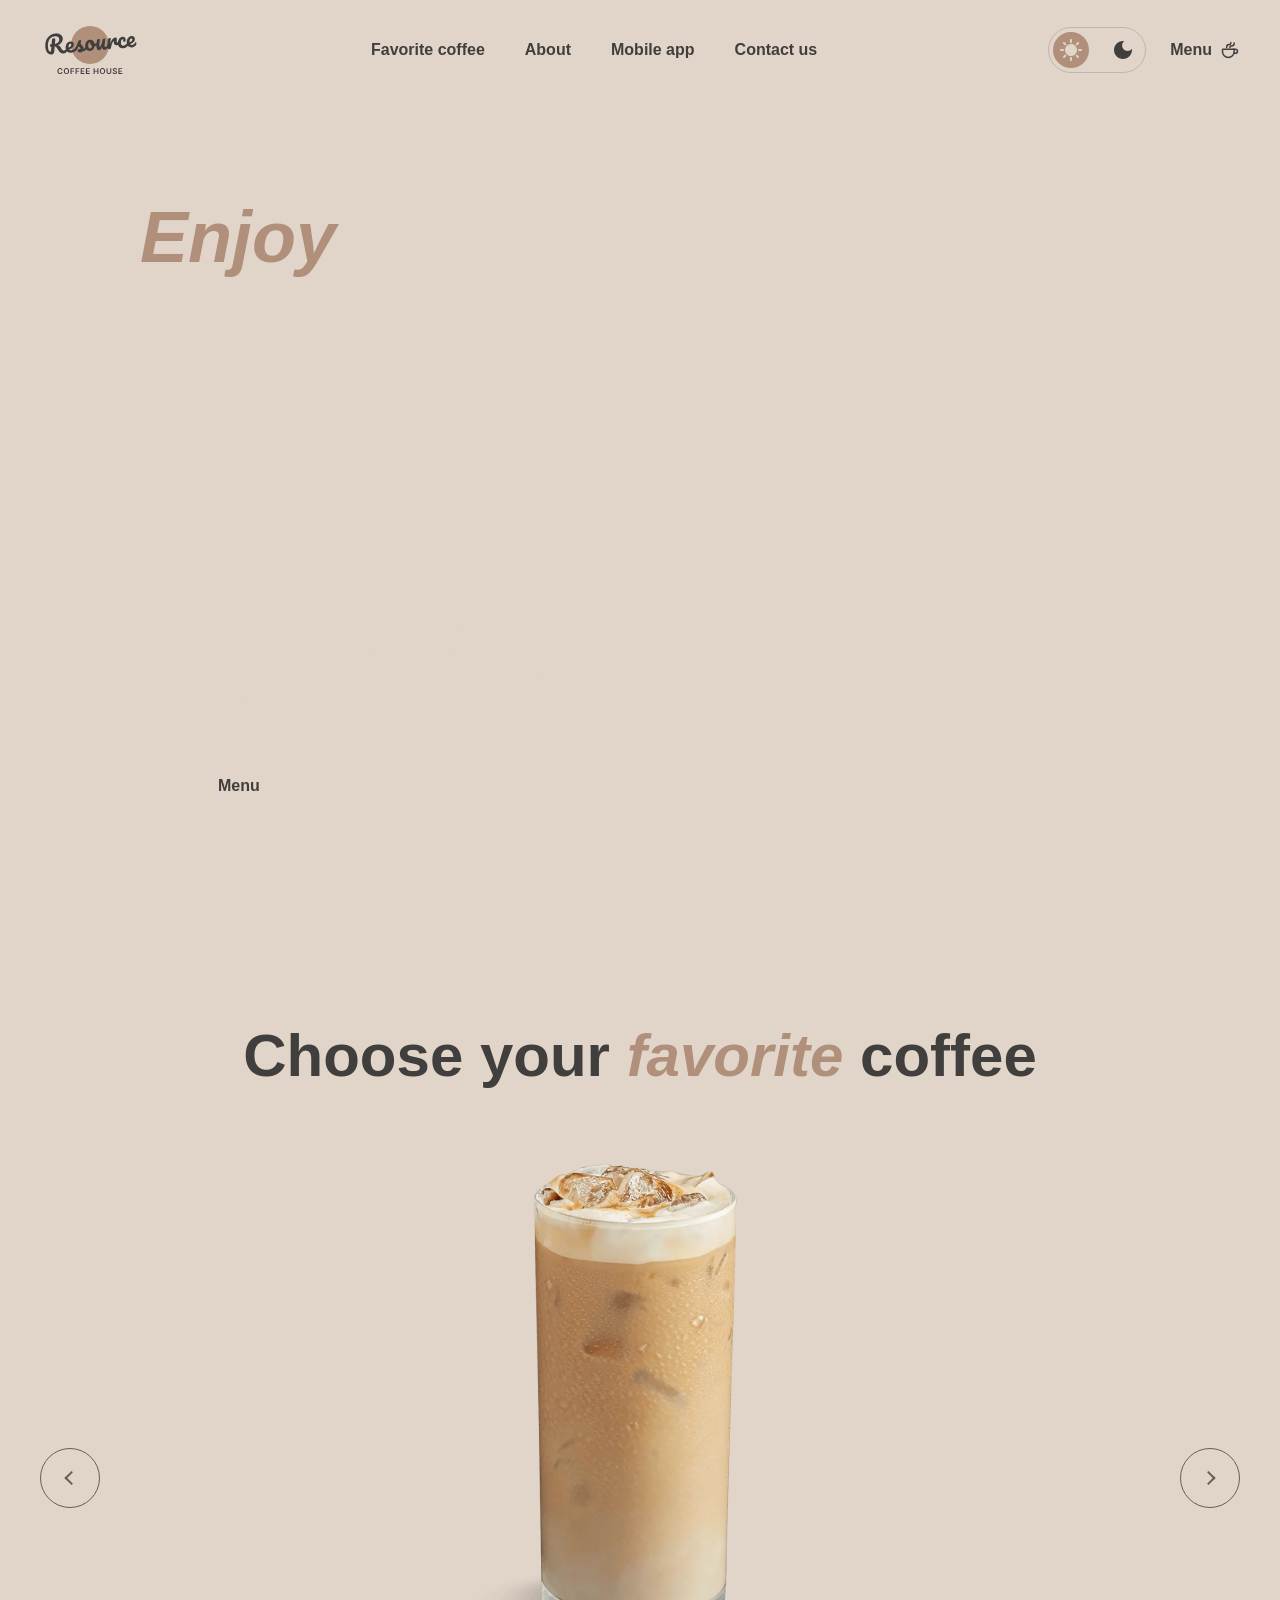
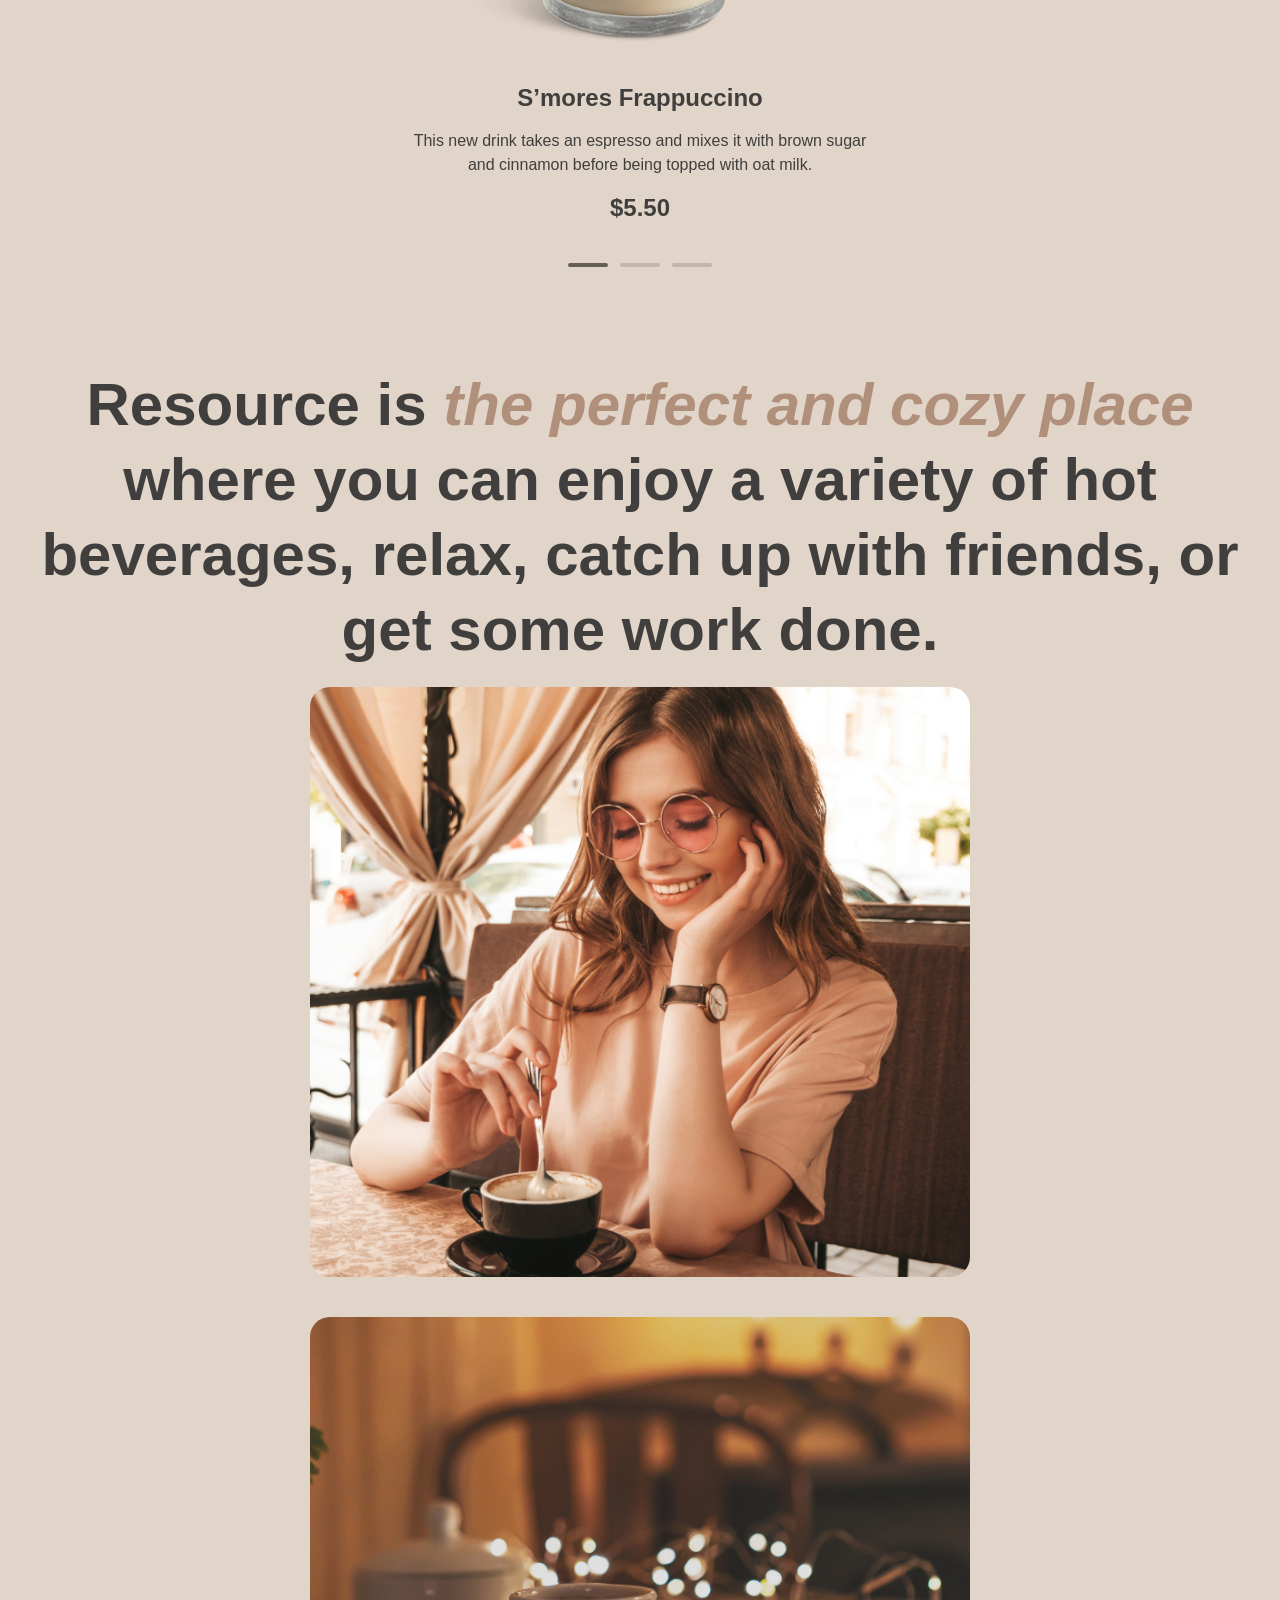
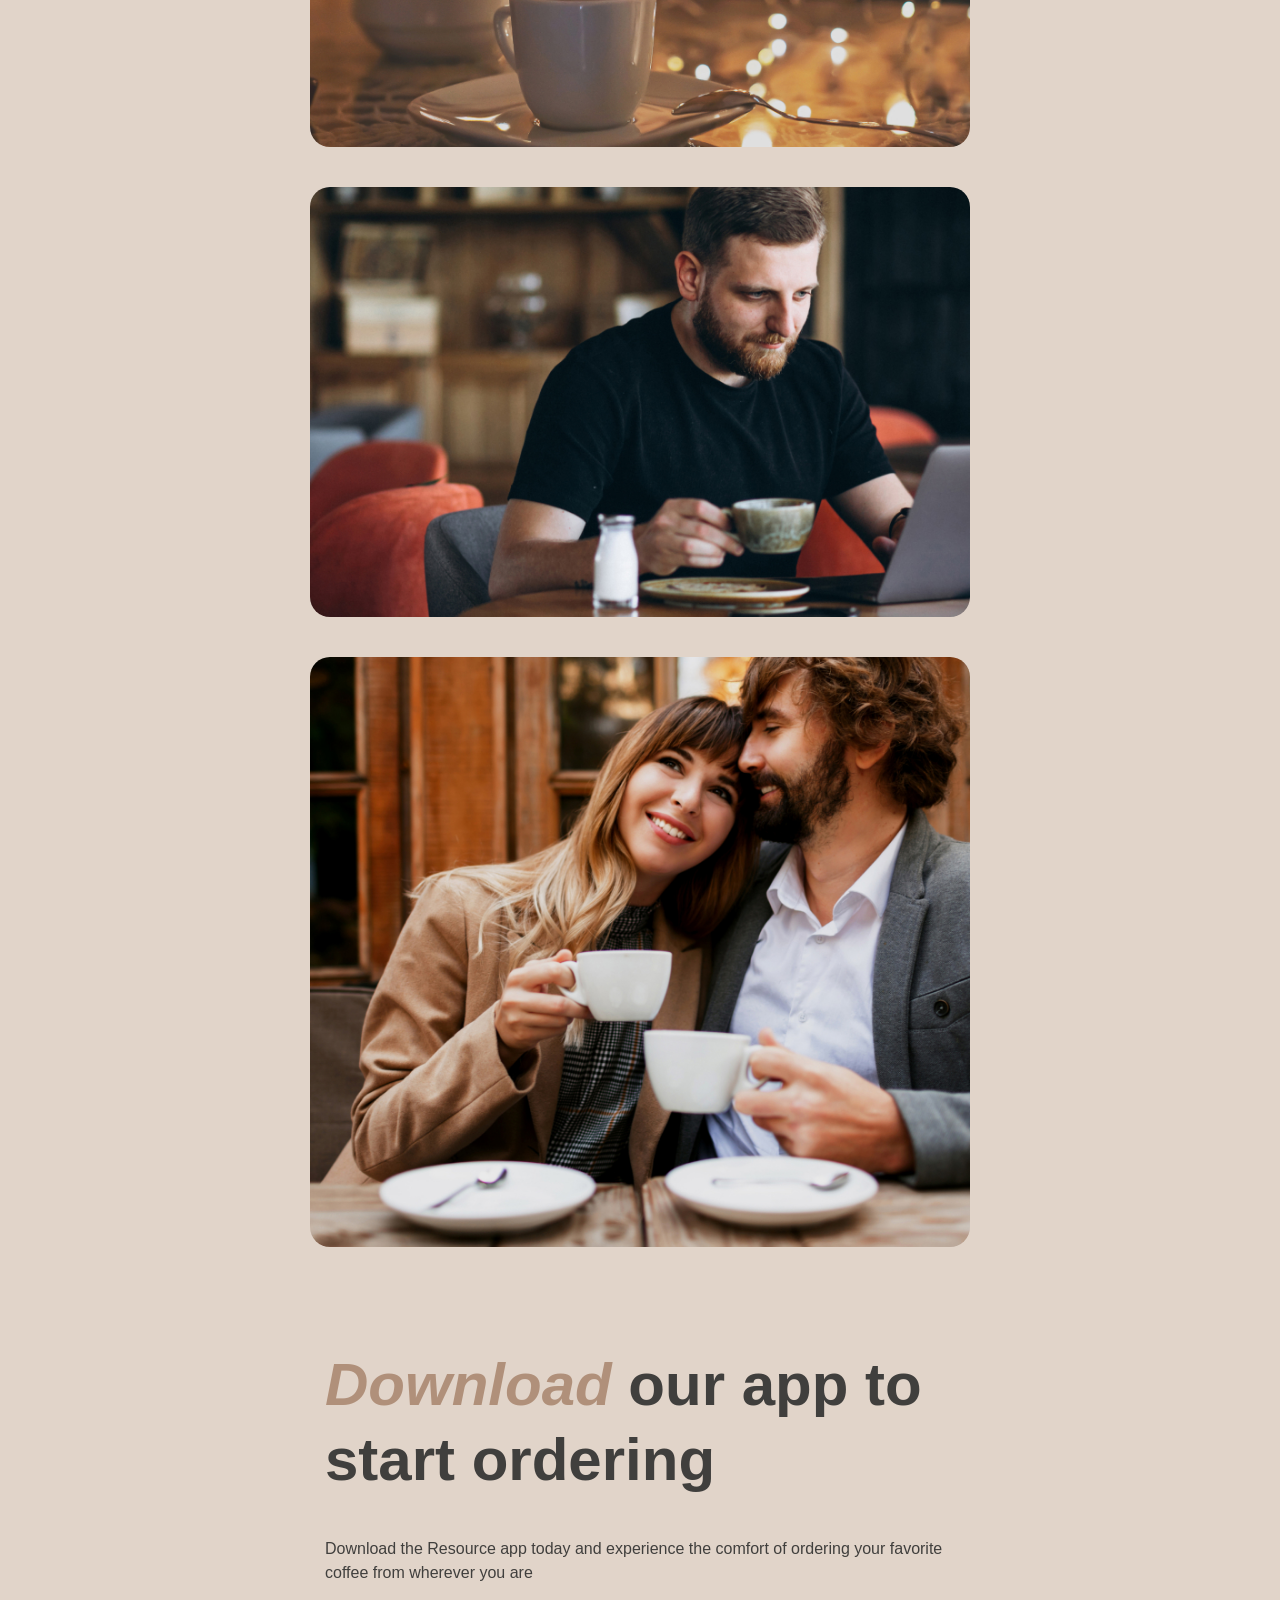
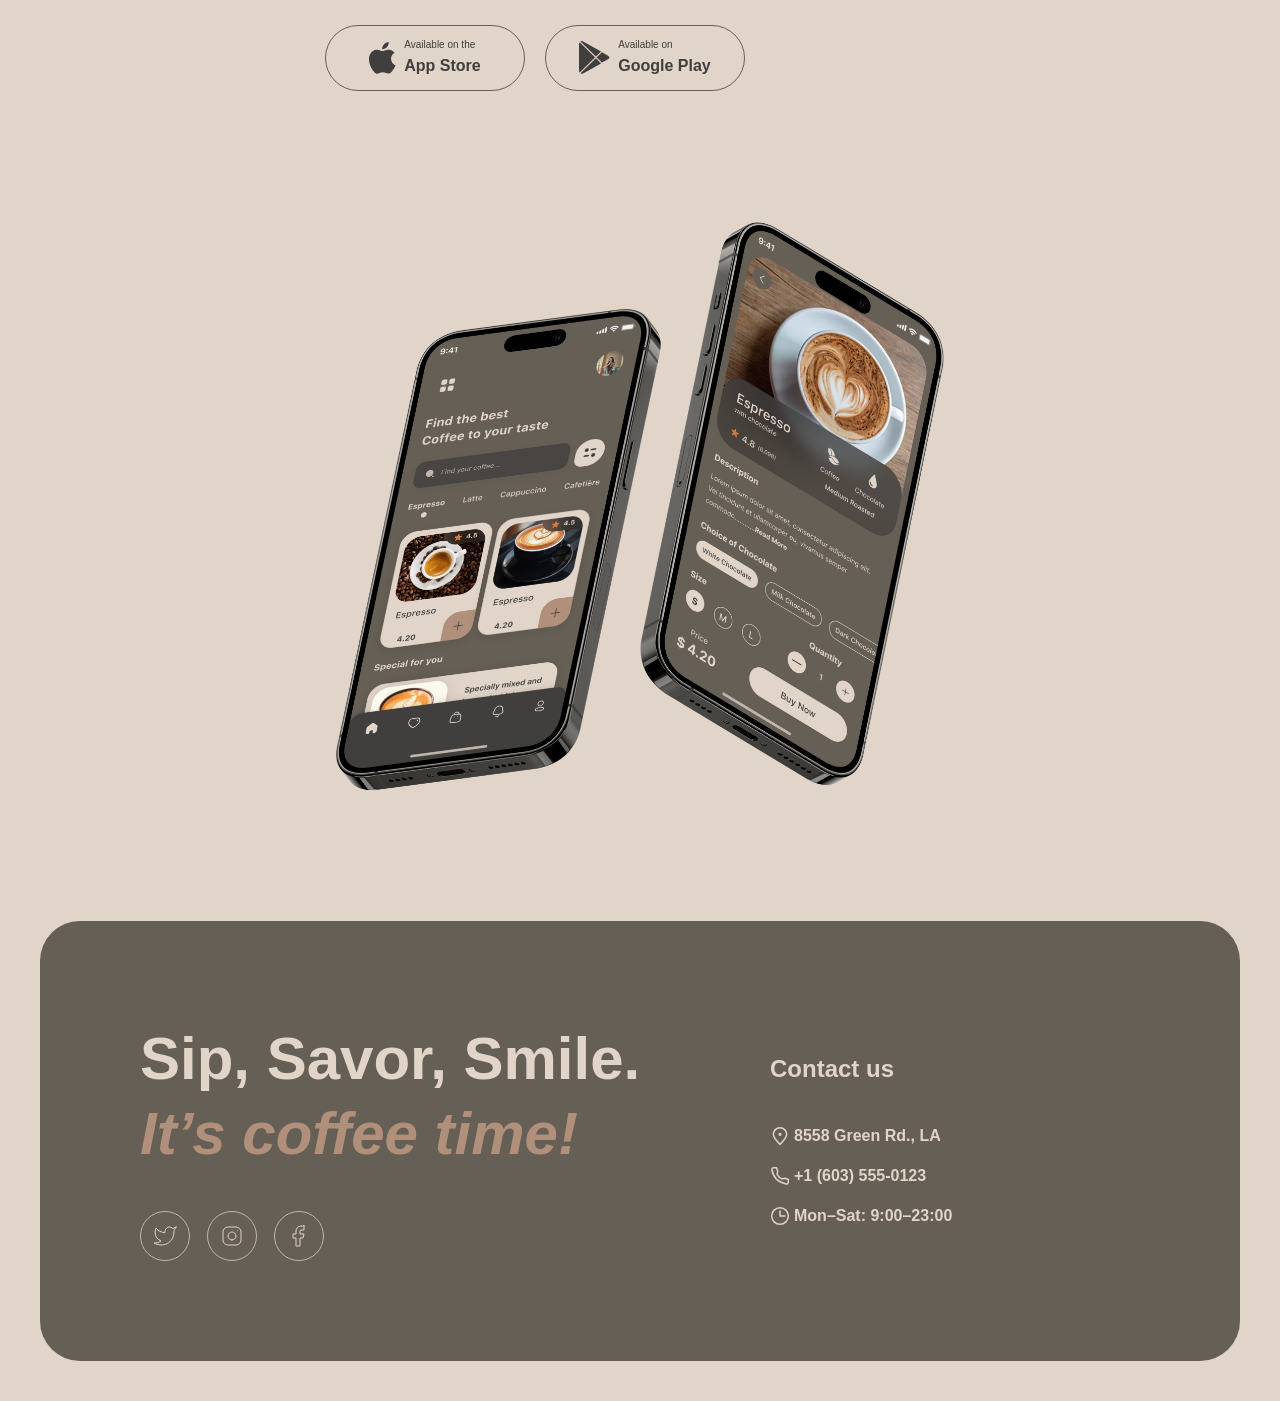
<file: index.html>
<!doctype html>
<html lang="en" data-theme="light">
  <head>
    <meta charset="UTF-8" />
    <meta name="viewport" content="width=device-width, initial-scale=1.0" />
    <link rel="stylesheet" href="sass/style.css" />
    <link rel="icon" href="img/header/logo.svg" />
    <title>Coffee House</title>
  </head>
  <body>
    <header class="header">
      <div class="header-menu">
        <a href="index.html" class="header-link">
          <img
            class="header-logo"
            src="img/header/logo.svg"
            alt="Coffee House Logo"
          />
        </a>
        <nav class="header-navigation">
          <ul class="header__list">
            <li class="header__item">
              <a href="#favorite-coffee" class="header__link"
                >favorite coffee</a
              >
            </li>
            <li class="header__item">
              <a href="#about" class="header__link">about</a>
            </li>
            <li class="header__item">
              <a href="#mobile" class="header__link">mobile app</a>
            </li>
            <li class="header__item">
              <a href="#contacts" class="header__link">contact us</a>
            </li>
            <li class="header__item header__item--burger-menu">
              <a
                href="catalog.html"
                class="header__link coffee-menu__burger-menu"
              >
                <p class="coffee-menu__text--burger-menu">menu</p>
                <img
                  class="coffee-menu__icon--burger-menu"
                  src="img/header/coffee-cup.svg"
                  alt="Menu Icon"
                />
              </a>
            </li>
          </ul>
        </nav>
        <div class="header-actions">
          <button
            type="button"
            class="theme-witch"
            id="theme-toggle"
            aria-label="change theme"
          >
            <span class="theme__light header-theme">
              <img
                class="theme__icon"
                src="img/buttons/Sun.svg"
                alt="Sun Icon"
              />
            </span>
            <span class="theme__dark header-theme">
              <img
                class="theme__icon"
                src="img/buttons/Moon.svg"
                alt="Moon Icon"
              />
            </span>
          </button>
          <a href="catalog.html" class="coffee-menu">
            <p class="coffee-menu__text">menu</p>
            <img
              class="coffee-menu__icon"
              src="img/header/coffee-cup.svg"
              alt="Menu Icon"
            />
          </a>
          <button
            class="hamburger"
            type="button"
            aria-label="Open menu"
            aria-expanded="false"
          >
            <span class="hamburger__line"></span>
          </button>
        </div>
      </div>
    </header>
    <main class="main">
      <section class="hero section">
        <div class="hero-container">
          <video autoplay muted loop playsinline class="hero-video">
            <source
              src="videos/2909914-sd_426_226_24fps.mp4"
              type="video/mp4"
            />
          </video>
          <div class="hero-offer">
            <h1 class="hero-offer__title">
              <span class="color-word">enjoy</span> premium coffee at our
              charming cafe
            </h1>
            <p class="hero-offer__description">
              with its inviting atmosphere and delicious coffee options, the
              Coffee House Resource is a popular destination for coffee lovers
              and those seeking a warm and inviting space to enjoy their
              favorite beverage.
            </p>
            <a class="hero-offer__button" href="catalog.html">menu</a>
          </div>
        </div>
      </section>
      <section class="favorite-coffee section" id="favorite-coffee">
        <div class="favorite-coffee-container">
          <h2 class="favorite-coffee__title main-section__text">
            choose your <span class="color-word">favorite</span> coffee
          </h2>
          <div class="favorite-coffee__sliders">
            <button
              type="button"
              class="favorite-coffee__arrow favorite-coffee__arrow--left"
            ></button>
            <div class="favorite-coffee__slider-viewport">
              <div class="favorite-coffee__slider--row">
                <div
                  class="favorite-coffee__slider favorite-coffee__slider--content-1"
                >
                  <img
                    src="img/main/coffee-slider-1.svg"
                    class="favorite-coffee__slider--1"
                    alt="coffee-slider-1"
                  />
                  <div class="favorite-coffee__slider--description">
                    <p
                      class="favorite-coffee__slider--description--title main-section__text"
                    >
                      s’mores Frappuccino
                    </p>
                    <p
                      class="favorite-coffee__slider--description--text main-section__text"
                    >
                      this new drink takes an espresso and mixes it with brown
                      sugar and cinnamon before being topped with oat milk.
                    </p>
                    <p
                      class="favorite-coffee__slider--description--price main-section__text"
                    >
                      $5.50
                    </p>
                  </div>
                </div>
                <div
                  class="favorite-coffee__slider favorite-coffee__slider--content-2"
                >
                  <img
                    src="img/main/coffee-slider-2.svg"
                    class="favorite-coffee__slider--2"
                    alt="coffee-slider-2"
                  />
                  <div class="favorite-coffee__slider--description">
                    <p
                      class="favorite-coffee__slider--description--title main-section__text"
                    >
                      caramel Macchiato
                    </p>
                    <p
                      class="favorite-coffee__slider--description--text main-section__text"
                    >
                      fragrant and unique classic espresso with rich
                      caramel-peanut syrup, with cream under whipped thick foam.
                    </p>
                    <p
                      class="favorite-coffee__slider--description--price main-section__text"
                    >
                      $5.00
                    </p>
                  </div>
                </div>
                <div
                  class="favorite-coffee__slider favorite-coffee__slider--content-3"
                >
                  <img
                    src="img/main/coffee-slider-3.svg"
                    class="favorite-coffee__slider--3"
                    alt="coffee-slider-3"
                  />
                  <div class="favorite-coffee__slider--description">
                    <p
                      class="favorite-coffee__slider--description--title main-section__text"
                    >
                      ice coffee
                    </p>
                    <p
                      class="favorite-coffee__slider--description--text main-section__text"
                    >
                      a popular summer drink that tones and invigorates.
                      Prepared from coffee, milk and ice.
                    </p>
                    <p
                      class="favorite-coffee__slider--description--price main-section__text"
                    >
                      $4.50
                    </p>
                  </div>
                </div>
              </div>
            </div>
            <button
              type="button"
              class="favorite-coffee__arrow favorite-coffee__arrow--right"
            ></button>
          </div>
          <div class="favorite-coffee__controls">
            <span class="favorite-coffee__control"></span>
            <span class="favorite-coffee__control"></span>
            <span class="favorite-coffee__control"></span>
          </div>
        </div>
      </section>
      <section class="about section" id="about">
        <h2 class="about__title main-section__text">
          Resource is
          <span class="color-word">the perfect and cozy place</span> where you
          can enjoy a variety of hot beverages, relax, catch up with friends, or
          get some work done.
        </h2>
        <div class="about-container">
          <div class="about__images">
            <div class="about__images--column--1">
              <img
                src="img/main/about-1.jpg"
                class="about__images--column--one about__images--column--big"
                alt="about-1"
              />
              <img
                src="img/main/about-2.jpg"
                class="about__images--column--two about__images--column--small"
                alt="about-1"
              />
            </div>
            <div class="about__images--column--2">
              <img
                src="img/main/about-3.jpg"
                class="about__images--column--three about__images--column--small"
                alt="about-1"
              />
              <img
                src="img/main/about-4.jpg"
                class="about__images--column--four about__images--column--big"
                alt="about-1"
              />
            </div>
          </div>
        </div>
      </section>
      <section class="mobile-app section" id="mobile">
        <div class="mobile-app-container">
          <div class="mobile-app-container__offer">
            <h2 class="mobile-app-container__offer--title main-section__text">
              <span class="color-word">download</span> our app to start ordering
            </h2>
            <p class="mobile-app-container__offer--text main-section__text">
              download the Resource app today and experience the comfort of
              ordering your favorite coffee from wherever you are
            </p>
            <div class="mobile-app-container__offer--buttons">
              <button type="button" class="button-app-store mobile-buttons">
                <img
                  src="img/buttons/icon-1.svg"
                  class="button-app-store__image button-app"
                  alt="app-store"
                />
                <span class="button-app-store__description buttons__mobile-app">
                  <span class="button-app-store--title main-section__text">
                    available on the
                  </span>
                  <span class="button-app-store--text main-section__text">
                    app Store
                  </span>
                </span>
              </button>
              <button type="button" class="button-google-play mobile-buttons">
                <img
                  src="img/buttons/Icon-2.svg"
                  class="button-google-play__image button-app"
                  alt="google-play"
                />
                <span
                  class="button-google-play__description buttons__mobile-app"
                >
                  <span class="button-google-play--title main-section__text">
                    available on
                  </span>
                  <span class="button-google-play--text main-section__text">
                    google Play
                  </span>
                </span>
              </button>
            </div>
          </div>
          <img
            src="img/main/mobile-screens.svg"
            class="mobile-app-container__image"
            alt="mobile-screens"
          />
        </div>
      </section>
    </main>
    <footer class="footer" id="contacts">
      <div class="footer-container">
        <div class="footer-offer">
          <h2 class="footer-offer__title">
            Sip, Savor, Smile. <span class="color-word">It’s coffee time!</span>
          </h2>
          <div class="footer-offer__socials">
            <a
              href="https://x.com/"
              class="footer-offer__socials--twitter footer-logo"
            >
              <img
                src="img/buttons/twitter.svg"
                alt="twitter-logo"
                class="twitter-logo footer-logo__icon"
              />
            </a>
            <a
              href="https://www.instagram.com/"
              class="footer-offer__socials--instagram footer-logo"
            >
              <img
                src="img/buttons/instagram.svg"
                alt="instagram-logo"
                class="instagram-logo footer-logo__icon"
              />
            </a>
            <a
              href="https://www.facebook.com/"
              class="footer-offer__socials--facebook footer-logo"
            >
              <img
                src="img/buttons/facebook.svg"
                alt="facebook-logo"
                class="facebook-logo footer-logo__icon"
              />
            </a>
          </div>
        </div>
        <div class="footer-contacts-info">
          <p class="footer-contacts-info__title">contact us</p>
          <div class="footer-contacts-info__description">
            <a
              href="https://www.google.com/maps?vet=10CAAQoqAOahcKEwiwgLDBm4CXAxUAAAAAHQAAAAAQFg..i&mstk=AUtExfA_n0aw0SL53sL35v7tzsXm1c_JzADtxvGyId2HOaVjwvYspv1mp1q4BPA9dtkirXjE4hop9Ao_3JP-SMYvXIAv0XN-SOpZOWgmy21TU7qrx0IIFSRRXFz6eRBMhDhsfYrN6tCBzZElpmiBy2D3LbKN2sghtTIf_d3w8UrkyxKyUlM&pvq=Cg0vZy8xMWw1Y3NuYm5jgAEBkAEB&fvr=1&cs=1&um=1&ie=UTF-8&fb=1&gl=ru&sa=X&ftid=0x80c2be9679dfc7e3:0x77f2e7a4e452a17a"
              class="footer-contacts-info__description--links"
            >
              <img
                src="img/footer/pin-alt.svg"
                alt="pin-alt"
                class="footer-contacts-info__description--image"
              />
              <p class="footer-contacts-info__description--text">
                8558 Green Rd., LA
              </p>
            </a>
            <a
              href="tel:+1(603)555-0123"
              class="footer-contacts-info__description--links"
            >
              <img
                src="img/footer/phone.svg"
                alt="phone"
                class="footer-contacts-info__description--image"
              />
              <p class="footer-contacts-info__description--text">
                +1 (603) 555-0123
              </p>
            </a>
            <a href="#" class="footer-contacts-info__description--links">
              <img
                src="img/footer/clock.svg"
                alt="clock"
                class="footer-contacts-info__description--image"
              />
              <p class="footer-contacts-info__description--text">
                Mon–Sat: 9:00–23:00
              </p>
            </a>
          </div>
        </div>
      </div>
    </footer>
    <script type="module" src="js/main.js"></script>
  </body>
</html>
</file>
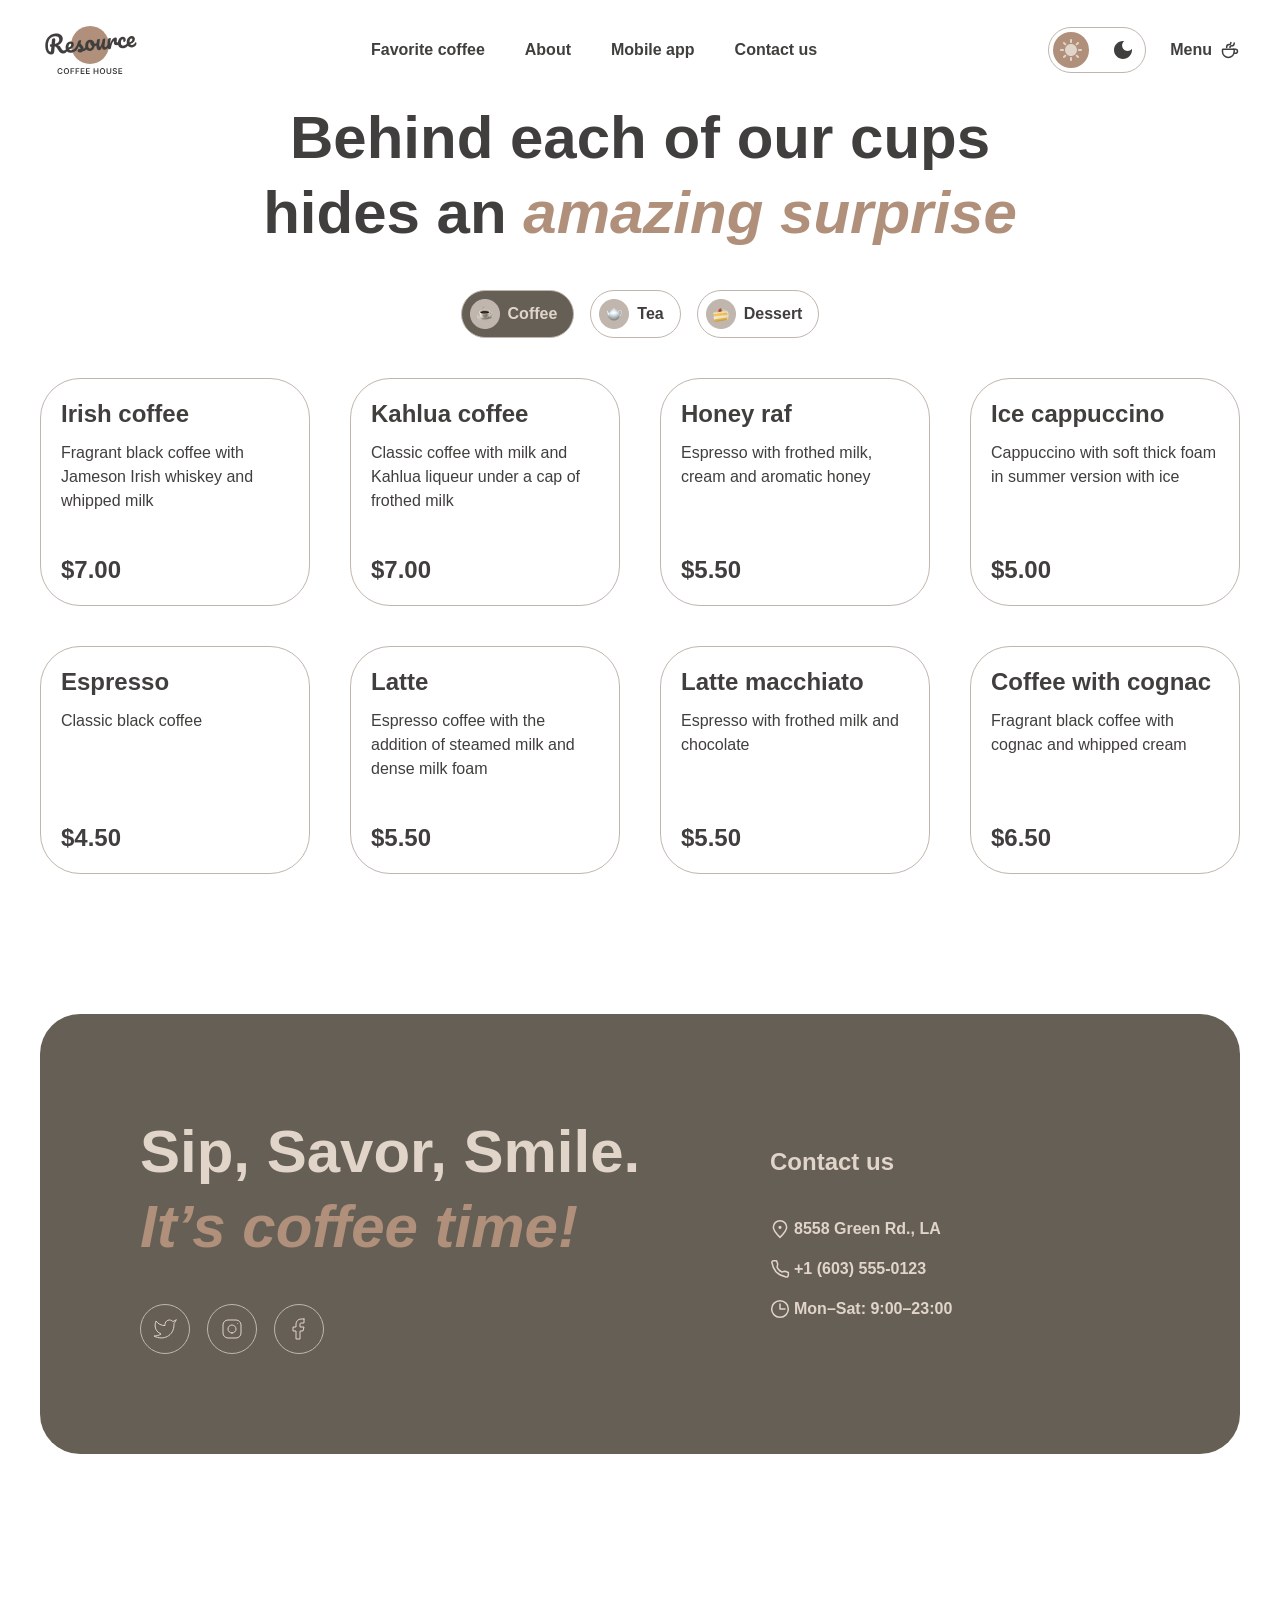
<file: catalog.html>
<!doctype html>
<html lang="en">
  <head>
    <meta charset="UTF-8" />
    <meta name="viewport" content="width=device-width, initial-scale=1.0" />
    <link rel="stylesheet" href="sass/style.css" />
    <link rel="icon" href="img/header/logo.svg" />
    <title>Menu</title>
  </head>
  <body>
    <header class="header">
      <div class="header-menu">
        <a href="index.html" class="header-link">
          <img
            class="header-logo"
            src="img/header/logo.svg"
            alt="Coffee House Logo"
          />
        </a>
        <nav class="header-navigation">
          <ul class="header__list">
            <li class="header__item">
              <a href="index.html#favorite-coffee" class="header__link"
                >favorite coffee</a
              >
            </li>
            <li class="header__item">
              <a href="index.html#about" class="header__link">about</a>
            </li>
            <li class="header__item">
              <a href="index.html#mobile" class="header__link">mobile app</a>
            </li>
            <li class="header__item">
              <a href="#contacts" class="header__link">contact us</a>
            </li>
            <li class="header__item header__item--burger-menu">
              <a
                href="catalog.html"
                class="header__link coffee-menu__burger-menu"
              >
                <p class="coffee-menu__text--burger-menu">menu</p>
                <img
                  class="coffee-menu__icon--burger-menu"
                  src="img/header/coffee-cup.svg"
                  alt="Menu Icon"
                />
              </a>
            </li>
          </ul>
        </nav>
        <div class="header-actions">
          <button
            type="button"
            class="theme-witch"
            id="theme-toggle"
            aria-label="change theme"
          >
            <span class="theme__light header-theme">
              <img
                class="theme__icon"
                src="img/buttons/Sun.svg"
                alt="Sun Icon"
              />
            </span>
            <span class="theme__dark header-theme">
              <img
                class="theme__icon"
                src="img/buttons/Moon.svg"
                alt="Moon Icon"
              />
            </span>
          </button>
          <a href="catalog.html" class="coffee-menu">
            <p class="coffee-menu__text">menu</p>
            <img
              class="coffee-menu__icon"
              src="img/header/coffee-cup.svg"
              alt="Menu Icon"
            />
          </a>
          <button
            class="hamburger"
            type="button"
            aria-label="Open menu"
            aria-expanded="false"
          >
            <span class="hamburger__line"></span>
          </button>
        </div>
      </div>
    </header>
    <main class="main">
      <div class="main-container">
        <div class="main-container__offer">
          <div class="main-container__offer--wrapper">
            <h1 class="main-container__offer--title">
              behind each of our cups hides an
              <span class="color-word">amazing surprise</span>
            </h1>
          </div>
          <div class="main-container__offer--tabs">
            <div
              class="main-container__offer--tab is-active"
              data-category="coffee"
            >
              <img
                src="img/catalog/icon-1.png"
                alt="coffee"
                class="tab__image"
              />
              <p class="tab__text">coffee</p>
            </div>
            <div class="main-container__offer--tab" data-category="tea">
              <img src="img/catalog/icon-2.png" alt="tea" class="tab__image" />
              <p class="tab__text">tea</p>
            </div>
            <div class="main-container__offer--tab" data-category="dessert">
              <img
                src="img/catalog/icon-3.png"
                alt="dessert"
                class="tab__image"
              />
              <p class="tab__text">dessert</p>
            </div>
          </div>
        </div>
        <div class="main-container-grid"></div>
        <div class="catalog-pagination"></div>
      </div>
    </main>
    <footer class="footer" id="contacts">
      <div class="footer-container">
        <div class="footer-offer">
          <h2 class="footer-offer__title">
            Sip, Savor, Smile. <span class="color-word">It’s coffee time!</span>
          </h2>
          <div class="footer-offer__socials">
            <a
              href="https://x.com/"
              class="footer-offer__socials--twitter footer-logo"
            >
              <img
                src="img/buttons/twitter.svg"
                alt="twitter-logo"
                class="twitter-logo footer-logo__icon"
              />
            </a>
            <a
              href="https://www.instagram.com/"
              class="footer-offer__socials--instagram footer-logo"
            >
              <img
                src="img/buttons/instagram.svg"
                alt="instagram-logo"
                class="instagram-logo footer-logo__icon"
              />
            </a>
            <a
              href="https://www.facebook.com/"
              class="footer-offer__socials--facebook footer-logo"
            >
              <img
                src="img/buttons/facebook.svg"
                alt="facebook-logo"
                class="facebook-logo footer-logo__icon"
              />
            </a>
          </div>
        </div>
        <div class="footer-contacts-info">
          <p class="footer-contacts-info__title">contact us</p>
          <div class="footer-contacts-info__description">
            <a
              href="https://www.google.com/maps?vet=10CAAQoqAOahcKEwiwgLDBm4CXAxUAAAAAHQAAAAAQFg..i&mstk=AUtExfA_n0aw0SL53sL35v7tzsXm1c_JzADtxvGyId2HOaVjwvYspv1mp1q4BPA9dtkirXjE4hop9Ao_3JP-SMYvXIAv0XN-SOpZOWgmy21TU7qrx0IIFSRRXFz6eRBMhDhsfYrN6tCBzZElpmiBy2D3LbKN2sghtTIf_d3w8UrkyxKyUlM&pvq=Cg0vZy8xMWw1Y3NuYm5jgAEBkAEB&fvr=1&cs=1&um=1&ie=UTF-8&fb=1&gl=ru&sa=X&ftid=0x80c2be9679dfc7e3:0x77f2e7a4e452a17a"
              class="footer-contacts-info__description--links"
            >
              <img
                src="img/footer/pin-alt.svg"
                alt="pin-alt"
                class="footer-contacts-info__description--image"
              />
              <p class="footer-contacts-info__description--text">
                8558 Green Rd., LA
              </p>
            </a>
            <a
              href="tel:+1(603)555-0123"
              class="footer-contacts-info__description--links"
            >
              <img
                src="img/footer/phone.svg"
                alt="phone"
                class="footer-contacts-info__description--image"
              />
              <p class="footer-contacts-info__description--text">
                +1 (603) 555-0123
              </p>
            </a>
            <a href="#" class="footer-contacts-info__description--links">
              <img
                src="img/footer/clock.svg"
                alt="clock"
                class="footer-contacts-info__description--image"
              />
              <p class="footer-contacts-info__description--text">
                Mon–Sat: 9:00–23:00
              </p>
            </a>
          </div>
        </div>
      </div>
    </footer>
    <script type="module" src="js/main.js"></script>
  </body>
</html>
</file>
<file: sass/style.css>
@charset "UTF-8";
/* 1. Убираем внешние и внутренние отступы, задаем border-box всем элементам */
*,
*::before,
*::after {
  box-sizing: border-box;
  margin: 0;
  padding: 0;
}

/* 2. Базовые настройки для документа */
html {
  -webkit-text-size-adjust: 100%;
  -moz-text-size-adjust: 100%;
       text-size-adjust: 100%;
}

body {
  min-height: 100vh;
  line-height: 1.5;
  -webkit-font-smoothing: antialiased;
}

/* 3. Наследуем шрифты и свойства для элементов форм */
input,
button,
textarea,
select {
  font: inherit;
  color: inherit;
  background-color: transparent;
}

/* 4. Списки без маркеров */
ul,
ol {
  list-style: none;
}

/* 5. Убираем подчеркивания у ссылок */
a {
  text-decoration: none;
  color: inherit;
}

/* 6. Медиа-элементы адаптивны */
img,
picture,
video,
canvas,
svg {
  display: block;
  max-width: 100%;
  height: auto;
}

/* 7. Настройки таблиц */
table {
  border-collapse: collapse;
  border-spacing: 0;
}

/* 8. Кнопки сбрасывают дефолтный вид */
button {
  cursor: pointer;
  border: none;
  background: none;
}

@font-face {
  font-family: "inter";
  src: url("/fonts/Inter_18pt-Regular.ttf") format("ttf");
}
body.is-resizing .header__list {
  transition: none;
}

.header {
  margin: 20px auto;
}
@media (max-width: 768px) {
  .header {
    position: relative;
    z-index: 30;
  }
}
.header .header-menu {
  max-height: 60px;
  padding: 0 40px;
  display: flex;
  justify-content: space-between;
  align-items: center;
  flex-direction: row;
  flex-wrap: wrap;
  gap: 0;
}
.header .header-menu .header-link:hover {
  opacity: 0.5;
  transition: opacity 0.3s ease;
}
.header .header__list {
  display: flex;
  justify-content: space-between;
  align-items: center;
  flex-direction: row;
  flex-wrap: wrap;
  gap: 40px;
}
@media (max-width: 870px) {
  .header .header__list {
    display: flex;
    justify-content: space-between;
    align-items: center;
    flex-direction: row;
    flex-wrap: wrap;
    gap: 20px;
  }
}
@media (max-width: 768px) {
  .header .header__list {
    position: fixed;
    top: 100px;
    right: 0;
    width: 100%;
    height: calc(100dvh - 100px);
    background: #e1d4c9;
    transform: translateX(100%);
    visibility: hidden;
    pointer-events: none;
    transition: transform 0.35s ease, visibility 0s 0.35s;
    z-index: 20;
    display: flex;
    justify-content: center;
    align-items: center;
    flex-direction: column;
    flex-wrap: wrap;
    gap: 60px;
  }
}
.header .header__list.active {
  transform: translateX(0);
  visibility: visible;
  pointer-events: auto;
  transition-delay: 0s;
}
.header .header__list .header__item {
  font-family: inter, sans-serif;
  font-size: 16px;
  font-weight: 600;
  line-height: 150%;
  position: relative;
  color: #403f3d;
}
.header .header__list .header__item::first-letter {
  text-transform: capitalize;
}
.header .header__list .header__item::after {
  content: "";
  position: absolute;
  left: 0;
  bottom: -4px;
  width: 100%;
  height: 2px;
  background-color: #403f3d;
  transform: scaleX(0);
  transform-origin: left;
  transition: transform 0.3s ease;
}
.header .header__list .header__item:hover::after {
  transform: scaleX(1);
}
@media (max-width: 768px) {
  .header .header__list .header__item {
    font-family: inter, sans-serif;
    font-size: 32px;
    font-weight: 600;
    line-height: 125%;
  }
}
.header .header__list .header__item--burger-menu {
  display: none;
}
@media (max-width: 768px) {
  .header .header__list .header__item--burger-menu {
    display: flex;
  }
  .header .header__list .header__item--burger-menu .coffee-menu__burger-menu {
    margin-top: 40px;
    display: flex;
    justify-content: center;
    align-items: center;
    flex-direction: row;
    flex-wrap: wrap;
    gap: 16px;
  }
  .header .header__list .header__item--burger-menu .coffee-menu__burger-menu .coffee-menu__text--burger-menu::first-letter {
    text-transform: capitalize;
  }
  .header .header__list .header__item--burger-menu .coffee-menu__burger-menu .coffee-menu__icon--burger-menu {
    width: 40px;
    height: 40px;
  }
}
.header .header-actions {
  display: flex;
  justify-content: space-between;
  align-items: center;
  flex-direction: row;
  flex-wrap: wrap;
  gap: 24px;
}
.header .header-actions .theme-witch {
  border: 1px solid #c1b6ad;
  border-radius: 100px;
  display: flex;
  justify-content: space-between;
  align-items: center;
  flex-direction: row;
  flex-wrap: wrap;
  gap: 8px;
}
.header .header-actions .theme-witch .header-theme {
  margin: 4px;
  padding: 7px;
}
.header .header-actions .theme-witch .theme__light {
  background-color: #b0907a;
  border-radius: 100px;
}
.header .header-actions .theme-witch .theme__dark {
  padding: 9px;
}
.header .coffee-menu {
  position: relative;
  display: flex;
  justify-content: space-between;
  align-items: center;
  flex-direction: row;
  flex-wrap: wrap;
  gap: 8px;
}
.header .coffee-menu::after {
  content: "";
  position: absolute;
  left: 0;
  bottom: -4px;
  width: 100%;
  height: 2px;
  background-color: #403f3d;
  transform: scaleX(0);
  transform-origin: left;
  transition: transform 0.3s ease;
}
.header .coffee-menu:hover::after {
  transform: scaleX(1);
}
@media (max-width: 768px) {
  .header .coffee-menu {
    display: none;
  }
}
.header .coffee-menu .coffee-menu__text {
  font-family: inter, sans-serif;
  font-size: 16px;
  font-weight: 600;
  line-height: 150%;
  color: #403f3d;
}
.header .coffee-menu .coffee-menu__text::first-letter {
  text-transform: capitalize;
}

.hamburger {
  display: none;
}

@media (max-width: 768px) {
  .hamburger {
    display: inline-block;
    position: relative;
    border: 1px solid #665f55;
    border-radius: 100px;
    width: 44px;
    height: 44px;
    background: transparent;
    cursor: pointer;
    z-index: 30;
  }
  .hamburger::after,
  .hamburger .hamburger__line {
    content: "";
    position: absolute;
    width: 20px;
    height: 2px;
    background-color: black;
    top: 50%;
    left: 50%;
    transition: transform 0.3s ease;
  }
  .hamburger .hamburger__line {
    transform: translate(-50%, -50%) translateY(-4px);
  }
  .hamburger::after {
    transform: translate(-50%, -50%) translateY(4px);
  }
  .hamburger.active .hamburger__line {
    transform: translate(-50%, -50%) rotate(45deg);
  }
  .hamburger.active::after {
    transform: translate(-50%, -50%) rotate(-45deg);
  }
}
.main {
  margin: 0 auto;
}

.section {
  padding: 0 40px;
  margin-bottom: 100px;
}

.color-word {
  color: #b0907a;
  font-style: italic;
}

.hero-container {
  position: relative;
  overflow: hidden;
  border-radius: 40px;
  padding: 100px;
}
@media (max-width: 600px) {
  .hero-container {
    padding: 60px 16px;
  }
}
.hero-container .hero-video {
  position: absolute;
  top: 0;
  left: 0;
  width: 100%;
  height: 100%;
  -o-object-fit: cover;
     object-fit: cover;
  z-index: 1;
}
.hero-container .hero-offer {
  position: relative;
  z-index: 2;
  margin-right: 530px;
  max-width: 530px;
}
@media (max-width: 1200px) {
  .hero-container .hero-offer {
    margin-right: 0;
  }
}
.hero-container .hero-offer {
  display: flex;
  justify-content: center;
  align-items: center;
  flex-direction: row;
  flex-wrap: wrap;
  gap: 40px;
}
.hero-container .hero-offer .hero-offer__title {
  font-family: inter, sans-serif;
  font-size: 72px;
  font-weight: 600;
  line-height: 105%;
  color: #e1d4c9;
}
.hero-container .hero-offer .hero-offer__title::first-letter {
  text-transform: capitalize;
}
@media (max-width: 600px) {
  .hero-container .hero-offer .hero-offer__title {
    font-family: inter, sans-serif;
    font-size: 42px;
    font-weight: 600;
    line-height: 115%;
  }
}
.hero-container .hero-offer .hero-offer__description {
  font-family: inter, sans-serif;
  font-size: 16px;
  font-weight: 400;
  line-height: 150%;
  color: #e1d4c9;
}
.hero-container .hero-offer .hero-offer__description::first-letter {
  text-transform: capitalize;
}
.hero-container .hero-offer .hero-offer__button {
  position: relative;
  margin-right: auto;
  padding: 20px 78px;
  background-color: #e1d4c9;
  border-radius: 100px;
  position: relative;
  text-decoration: none;
  font-family: inter, sans-serif;
  font-size: 16px;
  font-weight: 600;
  line-height: 150%;
  color: #403f3d;
}
.hero-container .hero-offer .hero-offer__button::first-letter {
  text-transform: capitalize;
}
.hero-container .hero-offer .hero-offer__button::after {
  content: "";
  position: absolute;
  top: 50%;
  left: calc(50% + 28px);
  width: 16px;
  height: 16px;
  background: url(/img/header/coffee-cup.svg) no-repeat center;
  opacity: 0;
  transform: translate(-8px, -50%);
  transition: opacity 0.2s ease, transform 0.2s ease;
  pointer-events: none;
}
.hero-container .hero-offer .hero-offer__button:hover::after {
  opacity: 1;
  transform: translate(0, -55%);
}

.favorite-coffee-container {
  display: flex;
  justify-content: center;
  align-items: center;
  flex-direction: column;
  flex-wrap: wrap;
  gap: 40px;
}
.favorite-coffee-container .favorite-coffee__title {
  font-family: inter, sans-serif;
  font-size: 60px;
  font-weight: 600;
  line-height: 125%;
  color: #403f3d;
  text-align: center;
}
.favorite-coffee-container .favorite-coffee__title::first-letter {
  text-transform: capitalize;
}
@media (max-width: 700px) {
  .favorite-coffee-container .favorite-coffee__title {
    font-family: inter, sans-serif;
    font-size: 42px;
    font-weight: 600;
    line-height: 115%;
  }
}
@media (max-width: 400px) {
  .favorite-coffee-container .favorite-coffee__title {
    font-family: inter, sans-serif;
    font-size: 32px;
    font-weight: 600;
    line-height: 125%;
  }
}
.favorite-coffee-container .favorite-coffee__sliders {
  display: flex;
  justify-content: center;
  align-items: center;
  flex-direction: row;
  flex-wrap: nowrap;
  gap: 40px;
  width: 100%;
}
@media (max-width: 760px) {
  .favorite-coffee-container .favorite-coffee__sliders {
    gap: 0;
  }
}
.favorite-coffee-container .favorite-coffee__sliders .favorite-coffee__slider-viewport {
  flex: 1 1 0;
  min-width: 0;
  overflow: hidden;
}
@media (max-width: 760px) {
  .favorite-coffee-container .favorite-coffee__sliders .favorite-coffee__slider-viewport {
    flex-basis: 100%;
  }
}
.favorite-coffee-container .favorite-coffee__sliders .favorite-coffee__slider-viewport .favorite-coffee__slider--row {
  display: flex;
  transition: transform 0.5s ease;
}
.favorite-coffee-container .favorite-coffee__sliders .favorite-coffee__slider-viewport .favorite-coffee__slider--row .favorite-coffee__slider {
  flex: 0 0 100%;
  min-width: 100%;
  display: flex;
  justify-content: center;
  align-items: center;
  flex-direction: column;
  flex-wrap: wrap;
  gap: 20px;
}
.favorite-coffee-container .favorite-coffee__sliders .favorite-coffee__slider-viewport .favorite-coffee__slider--row .favorite-coffee__slider .favorite-coffee__slider--description {
  max-width: 480px;
  display: flex;
  justify-content: center;
  align-items: center;
  flex-direction: column;
  flex-wrap: wrap;
  gap: 16px;
}
.favorite-coffee-container .favorite-coffee__sliders .favorite-coffee__slider-viewport .favorite-coffee__slider--row .favorite-coffee__slider .favorite-coffee__slider--description .favorite-coffee__slider--description--title {
  font-family: inter, sans-serif;
  font-size: 24px;
  font-weight: 600;
  line-height: 125%;
  color: #403f3d;
}
.favorite-coffee-container .favorite-coffee__sliders .favorite-coffee__slider-viewport .favorite-coffee__slider--row .favorite-coffee__slider .favorite-coffee__slider--description .favorite-coffee__slider--description--title::first-letter {
  text-transform: capitalize;
}
.favorite-coffee-container .favorite-coffee__sliders .favorite-coffee__slider-viewport .favorite-coffee__slider--row .favorite-coffee__slider .favorite-coffee__slider--description .favorite-coffee__slider--description--text {
  font-family: inter, sans-serif;
  font-size: 16px;
  font-weight: 400;
  line-height: 150%;
  text-align: center;
  color: #403f3d;
}
.favorite-coffee-container .favorite-coffee__sliders .favorite-coffee__slider-viewport .favorite-coffee__slider--row .favorite-coffee__slider .favorite-coffee__slider--description .favorite-coffee__slider--description--text::first-letter {
  text-transform: capitalize;
}
.favorite-coffee-container .favorite-coffee__sliders .favorite-coffee__slider-viewport .favorite-coffee__slider--row .favorite-coffee__slider .favorite-coffee__slider--description .favorite-coffee__slider--description--price {
  font-family: inter, sans-serif;
  font-size: 24px;
  font-weight: 600;
  line-height: 125%;
  color: #403f3d;
}
.favorite-coffee-container .favorite-coffee__sliders .favorite-coffee__arrow {
  flex: 0 0 60px;
  position: relative;
  width: 60px;
  height: 60px;
  border: 1px solid #665f55;
  border-radius: 100px;
  background: transparent;
}
.favorite-coffee-container .favorite-coffee__sliders .favorite-coffee__arrow::before {
  content: "";
  position: absolute;
  top: 50%;
  left: 50%;
  width: 10px;
  height: 10px;
  border-top: 2px solid #665f55;
  border-right: 2px solid #665f55;
}
.favorite-coffee-container .favorite-coffee__sliders .favorite-coffee__arrow--left::before {
  transform: translate(-35%, -50%) rotate(-135deg);
}
.favorite-coffee-container .favorite-coffee__sliders .favorite-coffee__arrow--right::before {
  transform: translate(-65%, -50%) rotate(45deg);
}
.favorite-coffee-container .favorite-coffee__sliders .favorite-coffee__arrow:hover {
  background-color: #665f55;
  transition: background-color 0.3s ease;
}
.favorite-coffee-container .favorite-coffee__sliders .favorite-coffee__arrow:hover::before {
  border-color: #e1d4c9;
  transition: border-color 0.3s ease;
}
@media (max-width: 760px) {
  .favorite-coffee-container .favorite-coffee__sliders .favorite-coffee__arrow {
    display: none;
  }
}
.favorite-coffee-container .favorite-coffee__controls {
  display: flex;
  justify-content: center;
  align-items: center;
  flex-direction: row;
  flex-wrap: wrap;
  gap: 0.75rem;
}
.favorite-coffee-container .favorite-coffee__controls .favorite-coffee__control {
  width: 40px;
  height: 4px;
  border-radius: 6.25em;
  border: none;
  background: #c1b6ad;
  cursor: pointer;
}
.favorite-coffee-container .favorite-coffee__controls .favorite-coffee__control.control_active {
  background-color: #665f55;
}

.about {
  display: flex;
  justify-content: center;
  align-items: center;
  flex-direction: row;
  flex-wrap: wrap;
  gap: 20px;
}
.about .about__title {
  font-family: inter, sans-serif;
  font-size: 60px;
  font-weight: 600;
  line-height: 125%;
  text-align: center;
  color: #403f3d;
}
.about .about__title::first-letter {
  text-transform: capitalize;
}
@media (max-width: 700px) {
  .about .about__title {
    font-family: inter, sans-serif;
    font-size: 42px;
    font-weight: 600;
    line-height: 115%;
  }
}
@media (max-width: 400px) {
  .about .about__title {
    font-family: inter, sans-serif;
    font-size: 32px;
    font-weight: 600;
    line-height: 125%;
  }
}
.about .about-container .about__images {
  display: flex;
  justify-content: center;
  align-items: center;
  flex-direction: row;
  flex-wrap: wrap;
  gap: 40px;
}
.about .about-container .about__images .about__images--column--1 {
  display: flex;
  justify-content: center;
  align-items: center;
  flex-direction: column;
  flex-wrap: wrap;
  gap: 40px;
}
.about .about-container .about__images .about__images--column--1 .about__images--column--big {
  width: 660px;
  height: 590px;
  -o-object-fit: cover;
     object-fit: cover;
  border-radius: 20px;
}
.about .about-container .about__images .about__images--column--1 .about__images--column--big:hover {
  transform: scale(105%);
  transition: transform 0.3s ease;
}
.about .about-container .about__images .about__images--column--1 .about__images--column--small {
  width: 660px;
  height: 430px;
  -o-object-fit: cover;
     object-fit: cover;
  border-radius: 20px;
}
.about .about-container .about__images .about__images--column--1 .about__images--column--small:hover {
  transform: scale(105%);
  transition: transform 0.3s ease;
}
@media (max-width: 768px) {
  .about .about-container .about__images .about__images--column--1 .about__images--column--small {
    display: none;
  }
}
.about .about-container .about__images .about__images--column--2 {
  display: flex;
  justify-content: center;
  align-items: center;
  flex-direction: column;
  flex-wrap: wrap;
  gap: 40px;
}
.about .about-container .about__images .about__images--column--2 .about__images--column--big {
  width: 660px;
  height: 590px;
  -o-object-fit: cover;
     object-fit: cover;
  border-radius: 20px;
}
.about .about-container .about__images .about__images--column--2 .about__images--column--big:hover {
  transform: scale(105%);
  transition: transform 0.3s ease;
}
.about .about-container .about__images .about__images--column--2 .about__images--column--small {
  width: 660px;
  height: 430px;
  -o-object-fit: cover;
     object-fit: cover;
  border-radius: 20px;
}
.about .about-container .about__images .about__images--column--2 .about__images--column--small:hover {
  transform: scale(105%);
  transition: transform 0.3s ease;
}
@media (max-width: 768px) {
  .about .about-container .about__images .about__images--column--2 .about__images--column--small {
    display: none;
  }
}

.mobile-app-container {
  display: flex;
  justify-content: center;
  align-items: center;
  flex-direction: row;
  flex-wrap: wrap;
  gap: 100px;
}
.mobile-app-container .mobile-app-container__offer {
  display: flex;
  justify-content: center;
  align-items: center;
  flex-direction: column;
  flex-wrap: wrap;
  gap: 40px;
  max-width: 630px;
}
.mobile-app-container .mobile-app-container__offer .mobile-app-container__offer--title {
  font-family: inter, sans-serif;
  font-size: 60px;
  font-weight: 600;
  line-height: 125%;
  color: #403f3d;
}
.mobile-app-container .mobile-app-container__offer .mobile-app-container__offer--title::first-letter {
  text-transform: capitalize;
}
@media (max-width: 700px) {
  .mobile-app-container .mobile-app-container__offer .mobile-app-container__offer--title {
    font-family: inter, sans-serif;
    font-size: 42px;
    font-weight: 600;
    line-height: 115%;
  }
}
@media (max-width: 400px) {
  .mobile-app-container .mobile-app-container__offer .mobile-app-container__offer--title {
    font-family: inter, sans-serif;
    font-size: 32px;
    font-weight: 600;
    line-height: 125%;
  }
}
.mobile-app-container .mobile-app-container__offer .mobile-app-container__offer--text {
  font-family: inter, sans-serif;
  font-size: 16px;
  font-weight: 400;
  line-height: 150%;
  color: #403f3d;
}
.mobile-app-container .mobile-app-container__offer .mobile-app-container__offer--text::first-letter {
  text-transform: capitalize;
}
.mobile-app-container .mobile-app-container__offer .mobile-app-container__offer--buttons {
  margin-right: auto;
  display: flex;
  justify-content: center;
  align-items: center;
  flex-direction: row;
  flex-wrap: wrap;
  gap: 20px;
}
@media (max-width: 500px) {
  .mobile-app-container .mobile-app-container__offer .mobile-app-container__offer--buttons {
    display: flex;
    justify-content: center;
    align-items: center;
    flex-direction: column;
    flex-wrap: wrap;
    gap: 20px;
  }
}
.mobile-app-container .mobile-app-container__offer .mobile-app-container__offer--buttons .mobile-buttons {
  display: flex;
  justify-content: center;
  align-items: center;
  flex-direction: row;
  flex-wrap: wrap;
  gap: 8px;
  min-width: 200px;
  padding: 12px 20px;
  border: 1px solid #665f55;
  border-radius: 100px;
}
.mobile-app-container .mobile-app-container__offer .mobile-app-container__offer--buttons .mobile-buttons:hover {
  background-color: #665f55;
  transition: background-color 0.3s ease;
}
.mobile-app-container .mobile-app-container__offer .mobile-app-container__offer--buttons .mobile-buttons:hover .button-app {
  filter: invert(1);
}
.mobile-app-container .mobile-app-container__offer .mobile-app-container__offer--buttons .mobile-buttons:hover .buttons__mobile-app {
  filter: invert(1);
}
.mobile-app-container .mobile-app-container__offer .mobile-app-container__offer--buttons .button-app-store__description {
  display: flex;
  justify-content: center;
  align-items: start;
  flex-direction: column;
  flex-wrap: wrap;
  gap: 2px;
}
.mobile-app-container .mobile-app-container__offer .mobile-app-container__offer--buttons .button-app-store__description .button-app-store--title {
  font-family: inter, sans-serif;
  font-size: 10px;
  font-weight: 400;
  line-height: 140%;
  color: #403f3d;
}
.mobile-app-container .mobile-app-container__offer .mobile-app-container__offer--buttons .button-app-store__description .button-app-store--title::first-letter {
  text-transform: capitalize;
}
.mobile-app-container .mobile-app-container__offer .mobile-app-container__offer--buttons .button-app-store__description .button-app-store--text {
  font-family: inter, sans-serif;
  font-size: 16px;
  font-weight: 600;
  line-height: 150%;
  color: #403f3d;
}
.mobile-app-container .mobile-app-container__offer .mobile-app-container__offer--buttons .button-app-store__description .button-app-store--text::first-letter {
  text-transform: capitalize;
}
.mobile-app-container .mobile-app-container__offer .mobile-app-container__offer--buttons .button-google-play__description {
  display: flex;
  justify-content: center;
  align-items: start;
  flex-direction: column;
  flex-wrap: wrap;
  gap: 2px;
}
.mobile-app-container .mobile-app-container__offer .mobile-app-container__offer--buttons .button-google-play__description .button-google-play--title {
  font-family: inter, sans-serif;
  font-size: 10px;
  font-weight: 400;
  line-height: 140%;
  color: #403f3d;
}
.mobile-app-container .mobile-app-container__offer .mobile-app-container__offer--buttons .button-google-play__description .button-google-play--title::first-letter {
  text-transform: capitalize;
}
.mobile-app-container .mobile-app-container__offer .mobile-app-container__offer--buttons .button-google-play__description .button-google-play--text {
  font-family: inter, sans-serif;
  font-size: 16px;
  font-weight: 600;
  line-height: 150%;
  color: #403f3d;
}
.mobile-app-container .mobile-app-container__offer .mobile-app-container__offer--buttons .button-google-play__description .button-google-play--text::first-letter {
  text-transform: capitalize;
}

.footer {
  margin: 0 auto;
  padding: 0 40px;
  margin-bottom: 40px;
}
.footer .footer-container {
  padding: 100px;
  display: flex;
  justify-content: start;
  align-items: center;
  flex-direction: row;
  flex-wrap: wrap;
  gap: 100px;
  background-color: #665f55;
  border-radius: 40px;
}
@media (max-width: 500px) {
  .footer .footer-container {
    padding: 60px 16px;
    display: flex;
    justify-content: start;
    align-items: center;
    flex-direction: row;
    flex-wrap: wrap;
    gap: 40px;
  }
}
.footer .footer-container .footer-offer {
  display: flex;
  justify-content: center;
  align-items: center;
  flex-direction: column;
  flex-wrap: wrap;
  gap: 40px;
  max-width: 530px;
}
.footer .footer-container .footer-offer .footer-offer__title {
  font-family: inter, sans-serif;
  font-size: 60px;
  font-weight: 600;
  line-height: 125%;
  color: #e1d4c9;
}
.footer .footer-container .footer-offer .footer-offer__title::first-letter {
  text-transform: capitalize;
}
@media (max-width: 700px) {
  .footer .footer-container .footer-offer .footer-offer__title {
    font-family: inter, sans-serif;
    font-size: 42px;
    font-weight: 600;
    line-height: 115%;
  }
}
@media (max-width: 400px) {
  .footer .footer-container .footer-offer .footer-offer__title {
    font-family: inter, sans-serif;
    font-size: 32px;
    font-weight: 600;
    line-height: 125%;
  }
}
.footer .footer-container .footer-offer .footer-offer__socials {
  margin-right: auto;
  display: flex;
  justify-content: center;
  align-items: center;
  flex-direction: row;
  flex-wrap: wrap;
  gap: 17px;
}
.footer .footer-container .footer-offer .footer-offer__socials .footer-logo {
  padding: 12px;
  border: 1px solid #c1b6ad;
  border-radius: 100px;
}
.footer .footer-container .footer-offer .footer-offer__socials .footer-logo:hover {
  background-color: #e1d4c9;
  transition: background-color 0.3s ease;
}
.footer .footer-container .footer-offer .footer-offer__socials .footer-logo:hover .footer-logo__icon {
  filter: invert(1);
}
.footer .footer-container .footer-contacts-info {
  display: flex;
  justify-content: center;
  align-items: center;
  flex-direction: column;
  flex-wrap: wrap;
  gap: 40px;
}
.footer .footer-container .footer-contacts-info .footer-contacts-info__title {
  margin-right: auto;
  font-family: inter, sans-serif;
  font-size: 24px;
  font-weight: 600;
  line-height: 125%;
  color: #e1d4c9;
}
.footer .footer-container .footer-contacts-info .footer-contacts-info__title::first-letter {
  text-transform: capitalize;
}
.footer .footer-container .footer-contacts-info .footer-contacts-info__description {
  display: flex;
  justify-content: center;
  align-items: center;
  flex-direction: column;
  flex-wrap: wrap;
  gap: 16px;
}
.footer .footer-container .footer-contacts-info .footer-contacts-info__description .footer-contacts-info__description--links {
  margin-right: auto;
  position: relative;
  display: flex;
  justify-content: center;
  align-items: center;
  flex-direction: row;
  flex-wrap: wrap;
  gap: 4px;
}
.footer .footer-container .footer-contacts-info .footer-contacts-info__description .footer-contacts-info__description--links .footer-contacts-info__description--text {
  font-family: inter, sans-serif;
  font-size: 16px;
  font-weight: 600;
  line-height: 150%;
  color: #e1d4c9;
}
.footer .footer-container .footer-contacts-info .footer-contacts-info__description .footer-contacts-info__description--links .footer-contacts-info__description--text::first-letter {
  text-transform: capitalize;
}
.footer .footer-container .footer-contacts-info .footer-contacts-info__description .footer-contacts-info__description--links::after {
  content: "";
  position: absolute;
  left: 0;
  bottom: -4px;
  width: 100%;
  height: 2px;
  background-color: #e1d4c9;
  transform: scaleX(0);
  transform-origin: left;
  transition: transform 0.3s ease;
}
.footer .footer-container .footer-contacts-info .footer-contacts-info__description .footer-contacts-info__description--links:hover::after {
  transform: scaleX(1);
}

.main {
  margin: 0 auto;
}
.main .main-container {
  display: flex;
  justify-content: center;
  align-items: center;
  flex-direction: column;
  flex-wrap: wrap;
  gap: 40px;
  padding: 0 40px;
  margin-bottom: 100px;
}
.main .main-container .main-container__offer {
  display: flex;
  justify-content: center;
  align-items: center;
  flex-direction: column;
  flex-wrap: wrap;
  gap: 40px;
}
.main .main-container .main-container__offer .main-container__offer--wrapper {
  max-width: 800px;
  text-align: center;
}
.main .main-container .main-container__offer .main-container__offer--wrapper .main-container__offer--title {
  font-family: inter, sans-serif;
  font-size: 60px;
  font-weight: 600;
  line-height: 125%;
  color: #403f3d;
}
.main .main-container .main-container__offer .main-container__offer--wrapper .main-container__offer--title::first-letter {
  text-transform: capitalize;
}
@media (max-width: 700px) {
  .main .main-container .main-container__offer .main-container__offer--wrapper .main-container__offer--title {
    font-family: inter, sans-serif;
    font-size: 42px;
    font-weight: 600;
    line-height: 115%;
  }
}
@media (max-width: 400px) {
  .main .main-container .main-container__offer .main-container__offer--wrapper .main-container__offer--title {
    font-family: inter, sans-serif;
    font-size: 32px;
    font-weight: 600;
    line-height: 125%;
  }
}
.main .main-container .main-container__offer .main-container__offer--tabs {
  display: flex;
  justify-content: center;
  align-items: center;
  flex-direction: row;
  flex-wrap: wrap;
  gap: 16px;
}
@media (max-width: 500px) {
  .main .main-container .main-container__offer .main-container__offer--tabs {
    display: flex;
    justify-content: center;
    align-items: center;
    flex-direction: row;
    flex-wrap: wrap;
    gap: 8px;
  }
}
.main .main-container .main-container__offer .main-container__offer--tabs .main-container__offer--tab {
  display: flex;
  justify-content: center;
  align-items: center;
  flex-direction: row;
  flex-wrap: wrap;
  gap: 8px;
  padding: 8px 16px 8px 8px;
  border: 1px solid #c1b6ad;
  border-radius: 100px;
}
.main .main-container .main-container__offer .main-container__offer--tabs .main-container__offer--tab:hover {
  background-color: #665f55;
  cursor: pointer;
  transition: background-color 0.3s ease;
}
.main .main-container .main-container__offer .main-container__offer--tabs .main-container__offer--tab.is-active {
  background-color: #665f55;
}
.main .main-container .main-container__offer .main-container__offer--tabs .main-container__offer--tab.is-active .tab__text {
  color: #e1d4c9;
}
@media (max-width: 430px) {
  .main .main-container .main-container__offer .main-container__offer--tabs .main-container__offer--tab {
    display: flex;
    justify-content: center;
    align-items: center;
    flex-direction: row;
    flex-wrap: wrap;
    gap: 4px;
    padding: 6px;
  }
}
.main .main-container .main-container__offer .main-container__offer--tabs .main-container__offer--tab .tab__text {
  font-family: inter, sans-serif;
  font-size: 16px;
  font-weight: 600;
  line-height: 150%;
  color: #403f3d;
}
.main .main-container .main-container__offer .main-container__offer--tabs .main-container__offer--tab .tab__text:hover {
  color: #e1d4c9;
}
.main .main-container .main-container__offer .main-container__offer--tabs .main-container__offer--tab .tab__text::first-letter {
  text-transform: capitalize;
}
.main .main-container .main-container-grid {
  display: grid;
  grid-template-columns: repeat(4, 1fr);
  grid-template-rows: 1fr;
  justify-content: center;
  gap: 40px;
}
@media (max-width: 1260px) {
  .main .main-container .main-container-grid {
    display: grid;
    grid-template-columns: repeat(3, 1fr);
    grid-template-rows: 1fr;
    justify-content: center;
    gap: 40px;
  }
}
@media (max-width: 950px) {
  .main .main-container .main-container-grid {
    display: grid;
    grid-template-columns: repeat(2, 1fr);
    grid-template-rows: 1fr;
    justify-content: center;
    gap: 40px;
  }
  .main .main-container .main-container-grid .main-container-grid__card:nth-child(n+5) {
    display: none;
  }
}
@media (max-width: 570px) {
  .main .main-container .main-container-grid {
    display: grid;
    grid-template-columns: repeat(1, 1fr);
    grid-template-rows: 1fr;
    justify-content: center;
    gap: 40px;
  }
}
.main .main-container .main-container-grid .main-container-grid__card {
  display: flex;
  align-items: start;
  flex-direction: column;
  flex-wrap: wrap;
  gap: 0;
  border: 1px solid #c1b6ad;
  border-radius: 40px;
}
.main .main-container .main-container-grid .main-container-grid__card:hover {
  opacity: 0.5;
  cursor: pointer;
  transition: opacity 0.3s ease;
}
.main .main-container .main-container-grid .main-container-grid__card .main-container-grid__wrapper {
  max-width: 270px;
  display: flex;
  justify-content: center;
  align-items: start;
  flex-direction: column;
  flex-wrap: wrap;
  gap: 0;
  padding: 20px;
}
.main .main-container .main-container-grid .main-container-grid__card .main-container-grid__wrapper .main-container-grid__card--title {
  font-family: inter, sans-serif;
  font-size: 24px;
  font-weight: 600;
  line-height: 125%;
  color: #403f3d;
  padding-bottom: 12px;
}
.main .main-container .main-container-grid .main-container-grid__card .main-container-grid__wrapper .main-container-grid__card--title::first-letter {
  text-transform: capitalize;
}
.main .main-container .main-container-grid .main-container-grid__card .main-container-grid__wrapper .main-container-grid__card--wrapper {
  height: 9rem;
  display: flex;
  justify-content: space-between;
  align-items: start;
  flex-direction: column;
  flex-wrap: wrap;
  gap: 0;
}
.main .main-container .main-container-grid .main-container-grid__card .main-container-grid__wrapper .main-container-grid__card--wrapper .main-container-grid__card--text {
  font-family: inter, sans-serif;
  font-size: 16px;
  font-weight: 400;
  line-height: 150%;
  color: #403f3d;
}
.main .main-container .main-container-grid .main-container-grid__card .main-container-grid__wrapper .main-container-grid__card--wrapper .main-container-grid__card--text::first-letter {
  text-transform: capitalize;
}
.main .main-container .main-container-grid .main-container-grid__card .main-container-grid__wrapper .main-container-grid__card--wrapper .main-container-grid__card--price {
  font-family: inter, sans-serif;
  font-size: 24px;
  font-weight: 600;
  line-height: 125%;
  color: #403f3d;
  text-transform: capitalize;
}
.main .main-container .main-container-grid .main-container-grid__card .main-container-grid__card--image {
  border-radius: 40px;
}

.catalog-pagination {
  display: flex;
  justify-content: center;
  gap: 8px;
}

.catalog-pagination__button {
  width: 40px;
  height: 40px;
  border: 1px solid #665f55;
  border-radius: 50%;
  background: transparent;
  color: #403f3d;
}
.catalog-pagination__button:hover {
  cursor: pointer;
  opacity: 0.5;
  transition: opacity 0.3s ease;
}
.catalog-pagination__button.is-active {
  background-color: #665f55;
  color: #e1d4c9;
}

body.modal-open {
  overflow: hidden;
}

.modal-overlay {
  position: fixed;
  inset: 0;
  z-index: 10;
  display: grid;
  place-items: center;
  padding: 16px;
  background: rgba(0, 0, 0, 0.5);
}
@media (max-width: 800px) {
  .modal-overlay {
    padding: 100px;
  }
}

.product-modal {
  display: flex;
  flex-direction: column;
  position: relative;
  width: min(100%, 800px);
  max-height: calc(100vh - 32px);
  overflow-y: auto;
  padding: 20px;
  border-radius: 40px;
  background: #e1d4c9;
}
@media (max-width: 700px) {
  .product-modal {
    grid-template-columns: 1fr;
  }
}

.product-modal__image {
  margin: 10px;
  width: 310px;
  max-width: 100%;
  border-radius: 40px;
}
@media (max-width: 600px) {
  .product-modal__image {
    width: 200px;
  }
}
@media (max-width: 460px) {
  .product-modal__image {
    width: 100px;
  }
}

[data-theme=dark] .product-modal {
  background-color: #292826;
  color: #e1d4c9;
}

.product-modal__content {
  display: flex;
  flex-direction: column;
  gap: 16px;
}

.product-modal__options {
  display: flex;
  flex-direction: column;
  gap: 8px;
}

.product-modal__options-list {
  display: flex;
  flex-wrap: wrap;
  gap: 8px;
}

.product-modal__option {
  padding: 8px 12px;
  border: 1px solid #c1b6ad;
  border-radius: 100px;
  background: transparent;
  color: #403f3d;
  cursor: pointer;
}
.product-modal__option.is-active {
  background-color: #665f55;
  color: #e1d4c9;
}

.product-modal__close {
  padding: 10px 18px;
  border: 1px solid #c1b6ad;
  border-radius: 100px;
  margin-left: auto;
}

[data-theme=light] body {
  background-color: #e1d4c9;
}

[data-theme=dark] body {
  background-color: #292826;
}
@media (max-width: 768px) {
  [data-theme=dark] .header .header-menu .header-navigation .header__list {
    background-color: #292826;
  }
  [data-theme=dark] .header .header-menu .header-navigation .header__list .header__item {
    color: #e1d4c9;
  }
  [data-theme=dark] .header .header-menu .header-navigation .header__list .header__item::after {
    background-color: #e1d4c9;
  }
}
[data-theme=dark] .header .header-menu .header-navigation .header__list .header__item {
  color: #e1d4c9;
}
[data-theme=dark] .header .header-menu .header-navigation .header__list .header__item .coffee-menu__burger-menu .coffee-menu__icon--burger-menu {
  background-color: #e1d4c9;
  border-radius: 100px;
}
[data-theme=dark] .header .header-menu .header-actions .theme-witch .theme__light {
  background-color: #292826;
}
[data-theme=dark] .header .header-menu .header-actions .theme-witch .theme__dark {
  background-color: #b0907a;
  border-radius: 100px;
}
[data-theme=dark] .header .header-menu .header-actions .coffee-menu .coffee-menu__text {
  color: #e1d4c9;
}
[data-theme=dark] .header .header-menu .header-actions .coffee-menu .coffee-menu__icon {
  background-color: #e1d4c9;
  border-radius: 100px;
}
[data-theme=dark] section .favorite-coffee-container .favorite-coffee__title {
  color: #e1d4c9;
}
[data-theme=dark] section .favorite-coffee-container .favorite-coffee__slider .favorite-coffee__arrow {
  border-color: #c1b6ad;
}
[data-theme=dark] section .favorite-coffee-container .favorite-coffee__slider .favorite-coffee__arrow::before {
  content: "";
  position: absolute;
  top: 50%;
  left: 50%;
  width: 10px;
  height: 10px;
  border-top: 2px solid #c1b6ad;
  border-right: 2px solid #c1b6ad;
}
[data-theme=dark] section .favorite-coffee-container .favorite-coffee__slider .favorite-coffee__arrow:hover {
  background-color: #403f3d;
  transition: background-color 0.3s ease;
}
[data-theme=dark] section .favorite-coffee-container .favorite-coffee__slider .favorite-coffee__slider--row .favorite-coffee__slider--content .favorite-coffee__slider--description .main-section__text {
  color: #e1d4c9;
}
[data-theme=dark] section .about__title {
  color: #e1d4c9;
}
[data-theme=dark] section .mobile-app-container .mobile-app-container__offer .main-section__text {
  color: #e1d4c9;
}
[data-theme=dark] section .mobile-app-container .mobile-app-container__offer .mobile-app-container__offer--buttons .mobile-buttons {
  border: 1px solid #665f55;
}
[data-theme=dark] section .mobile-app-container .mobile-app-container__offer .mobile-app-container__offer--buttons .mobile-buttons:hover {
  opacity: 0.5;
}
[data-theme=dark] section .mobile-app-container .mobile-app-container__offer .mobile-app-container__offer--buttons .mobile-buttons .buttons__mobile-app .main-section__text {
  color: #e1d4c9;
}
[data-theme=dark] .footer .footer-container {
  background-color: #403f3d;
}
[data-theme=dark] .footer .footer-container .footer-offer .footer-offer__socials .footer-logo:hover {
  opacity: 0.5;
}
[data-theme=dark] .main-container .main-container__offer .main-container__offer--wrapper .main-container__offer--title {
  color: #e1d4c9;
}
[data-theme=dark] .main-container .main-container__offer .main-container__offer--tabs .main-container__offer--tab:hover {
  opacity: 0.5;
}
[data-theme=dark] .main-container .main-container__offer .main-container__offer--tabs .main-container__offer--tab .tab__text {
  color: #e1d4c9;
}
[data-theme=dark] .main-container .main-container-grid .main-container-grid__card {
  border: 1px solid #665f55;
}
[data-theme=dark] .main-container .main-container-grid .main-container-grid__card .main-container-grid__wrapper .main-container-grid__card--title {
  color: #e1d4c9;
}
[data-theme=dark] .main-container .main-container-grid .main-container-grid__card .main-container-grid__wrapper .main-container-grid__card--wrapper .main-container-grid__card--text {
  color: #e1d4c9;
}
[data-theme=dark] .main-container .main-container-grid .main-container-grid__card .main-container-grid__wrapper .main-container-grid__card--wrapper .main-container-grid__card--price {
  color: #e1d4c9;
}

[data-theme=dark] .product-modal__option {
  border-color: #c1b6ad;
  color: #e1d4c9;
}
[data-theme=dark] .product-modal__option.is-active {
  background-color: #665f55;
  color: #e1d4c9;
}

html {
  scroll-behavior: smooth;
}

body.lock {
  overflow: hidden;
}/*# sourceMappingURL=style.css.map */
</file>
